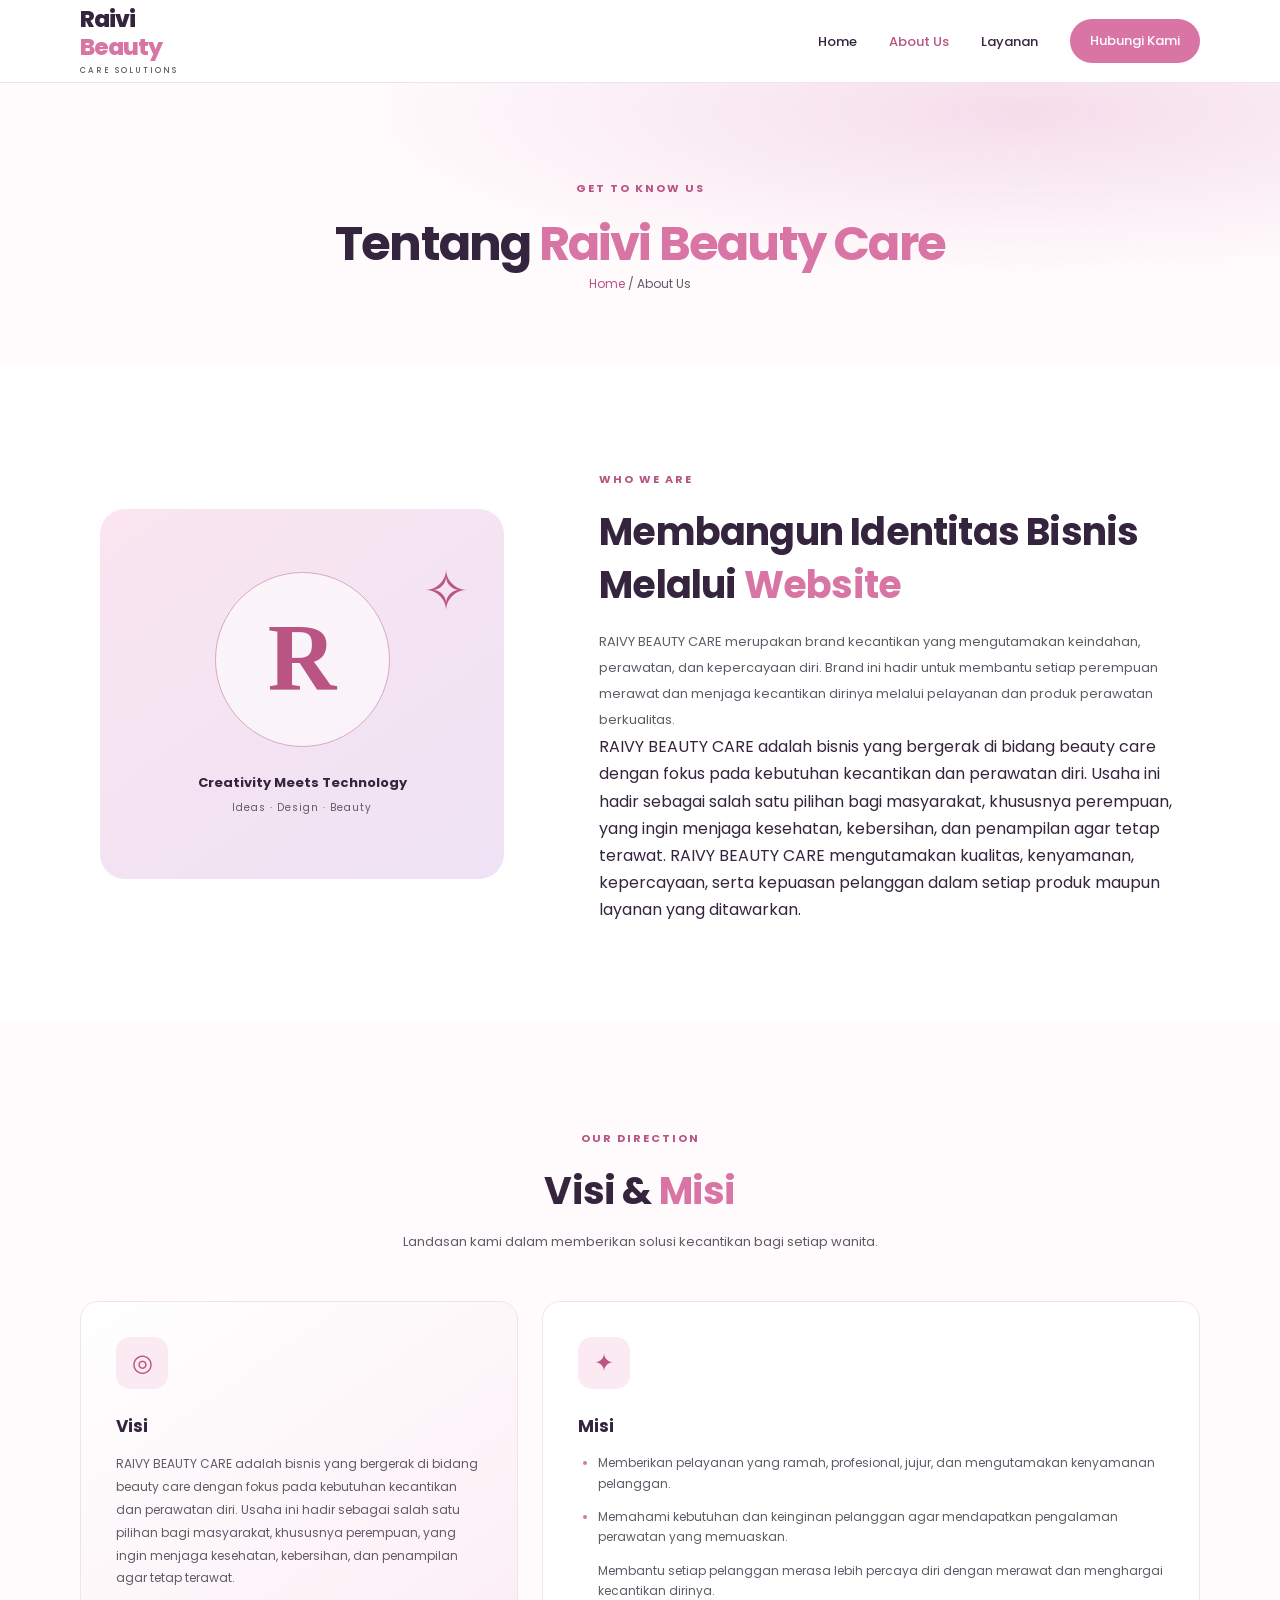
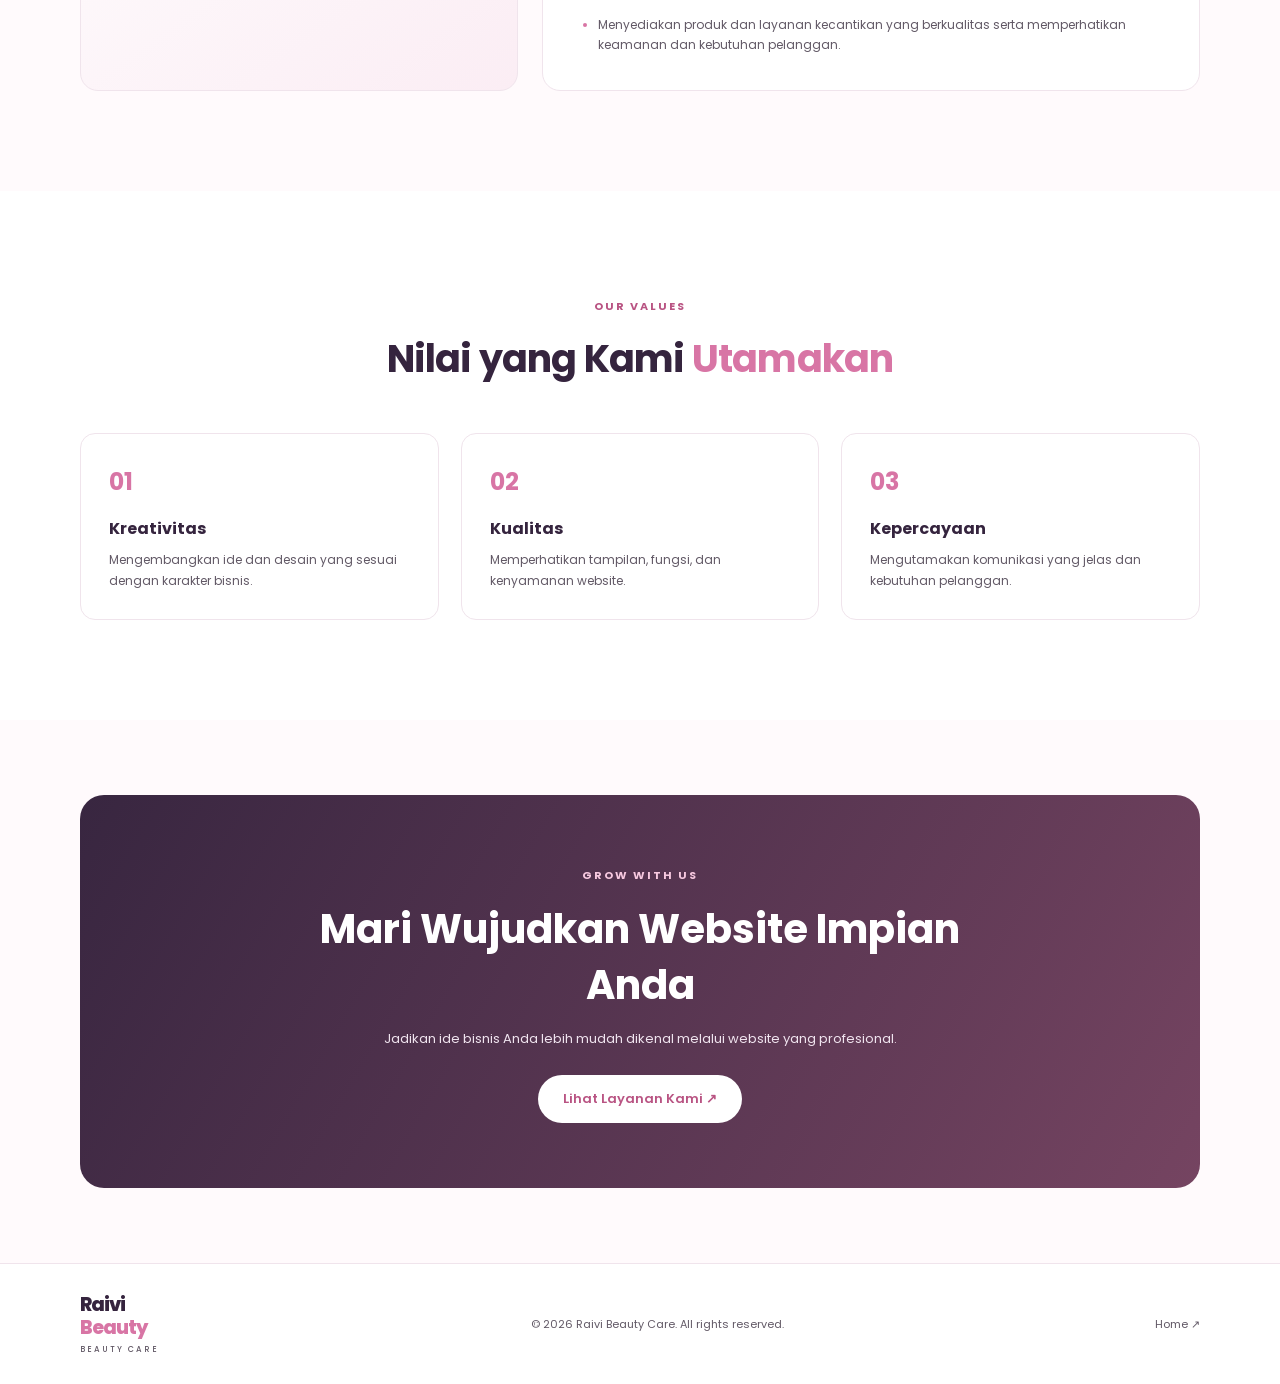
<file: about.html>
<!DOCTYPE html>
<html lang="id">
<head>
    <meta charset="UTF-8">
    <meta name="viewport" content="width=device-width, initial-scale=1.0">
    <meta name="description" content="Kenali Raivi Beauty Care, penyedia solusi website untuk promosi produk dan layanan bisnis.">
    <title>About Us | Raivi Beauty Care</title>
    <link rel="stylesheet" href="style.css">
    <link rel="preconnect" href="https://fonts.googleapis.com">
    <link href="https://fonts.googleapis.com/css2?family=Poppins:wght@300;400;500;600;700;800&display=swap" rel="stylesheet">
    <script src="script.js" defer></script>
</head>
<body>

    <header class="header">
        <nav class="navbar container">
            <a href="index.html" class="logo">
                Raivi<span>Beauty</span>
                <small>CARE SOLUTIONS</small>
            </a>

            <button class="menu-toggle" id="menu-toggle"
                aria-label="Buka menu navigasi"
                aria-expanded="false"
                aria-controls="nav-menu">
                ☰
            </button>

            <ul class="nav-menu" id="nav-menu">
                <li><a href="index.html">Home</a></li>
                <li><a href="about.html" class="active">About Us</a></li>
                <li><a href="index.html#services">Layanan</a></li>
                <li><a href="index.html#contact" class="nav-cta">Hubungi Kami</a></li>
            </ul>
        </nav>
    </header>

    <main>
        <section class="about-hero">
            <div class="container">
                <span class="eyebrow">GET TO KNOW US</span>
                <h1>Tentang <span>Raivi Beauty Care</span></h1>
                
                <div class="breadcrumb"><a href="index.html">Home</a> / About Us</div>
            </div>
        </section>

        <section class="about-profile section">
            <div class="container about-grid">
                <div class="about-visual">
                    <div class="about-art">
                        <span class="art-star">✧</span>
                        <div class="art-circle">
                            <span>R</span>
                        </div>
                        <div class="art-caption">
                            <strong>Creativity Meets Technology</strong>
                            <small>Ideas · Design · Beauty</small>
                        </div>
                    </div>
                </div>

                <div class="about-text">
                    <span class="eyebrow">WHO WE ARE</span>
                    <h2>Membangun Identitas Bisnis Melalui <span>Website</span></h2>
                    <p>RAIVY BEAUTY CARE merupakan brand kecantikan yang 
                        mengutamakan keindahan, perawatan, dan kepercayaan diri.
                         Brand ini hadir untuk membantu setiap perempuan merawat dan
                          menjaga kecantikan dirinya melalui pelayanan dan
                           produk perawatan berkualitas.


                          </p> RAIVY BEAUTY CARE adalah bisnis yang bergerak di bidang beauty care 
                           dengan fokus pada kebutuhan kecantikan dan perawatan diri.
                            Usaha ini hadir sebagai salah satu pilihan bagi masyarakat,
                             khususnya perempuan, yang ingin menjaga kesehatan, kebersihan,
                              dan penampilan agar tetap terawat.
                               RAIVY BEAUTY CARE mengutamakan kualitas, kenyamanan, kepercayaan,
                                serta kepuasan pelanggan dalam setiap produk maupun layanan yang ditawarkan.
                       
                </div>
            </div>
        </section>

        <section class="vision-mission section">
            <div class="container">
                <div class="section-heading">
                    <span class="eyebrow">OUR DIRECTION</span>
                    <h2>Visi & <span>Misi</span></h2>
                    <p>Landasan kami dalam memberikan solusi kecantikan bagi setiap wanita.</p>
                </div>

                <div class="vm-grid">
                    <article class="vm-card vision-card">
                        <div class="service-icon">◎</div>
                        <h3>Visi</h3>
                        <p>RAIVY BEAUTY CARE adalah bisnis yang bergerak di bidang beauty care dengan fokus pada 
                            kebutuhan kecantikan dan perawatan diri. Usaha ini hadir sebagai salah satu pilihan bagi masyarakat,
                             khususnya perempuan, yang ingin menjaga kesehatan, kebersihan, dan penampilan agar tetap terawat.
                            
                           
                        </p>
                    </article>

                    <article class="vm-card">
                        <div class="service-icon">✦</div>
                        <h3>Misi</h3>
                        <ul class="mission-list">
                            <li>Memberikan pelayanan yang ramah, profesional, jujur, dan mengutamakan kenyamanan pelanggan.</li>
                            <li>Memahami kebutuhan dan keinginan pelanggan agar mendapatkan pengalaman perawatan yang memuaskan.</li>
                            </li>Membantu setiap pelanggan merasa lebih percaya diri dengan merawat dan menghargai kecantikan dirinya.</li>
                            <li>Menyediakan produk dan layanan kecantikan yang berkualitas serta memperhatikan keamanan dan kebutuhan pelanggan.</li>
                        
                        </ul>
                    </article>
                </div>
            </div>
        </section>

        <section class="values-section section">
            <div class="container">
                <div class="section-heading">
                    <span class="eyebrow">OUR VALUES</span>
                    <h2>Nilai yang Kami <span>Utamakan</span></h2>
                </div>

                <div class="value-grid">
                    <article class="value-card">
                        <span>01</span>
                        <h3>Kreativitas</h3>
                        <p>Mengembangkan ide dan desain yang sesuai dengan karakter bisnis.</p>
                    </article>
                    <article class="value-card">
                        <span>02</span>
                        <h3>Kualitas</h3>
                        <p>Memperhatikan tampilan, fungsi, dan kenyamanan website.</p>
                    </article>
                    <article class="value-card">
                        <span>03</span>
                        <h3>Kepercayaan</h3>
                        <p>Mengutamakan komunikasi yang jelas dan kebutuhan pelanggan.</p>
                    </article>
                </div>
            </div>
        </section>

        <section class="contact-section">
            <div class="container contact-box">
                <span class="eyebrow">GROW WITH US</span>
                <h2>Mari Wujudkan Website Impian Anda</h2>
                <p>Jadikan ide bisnis Anda lebih mudah dikenal melalui website yang profesional.</p>
                <a href="index.html#services" class="btn btn-light">Lihat Layanan Kami ↗</a>
            </div>
        </section>
    </main>

    <footer class="footer">
        <div class="container footer-content">
            <a href="index.html" class="logo footer-logo">
                Raivi<span>Beauty</span>
                <small>BEAUTY CARE </small>
            </a>
            <p>© <span id="year"></span> Raivi Beauty Care. All rights reserved.</p>
            <a href="index.html">Home ↗</a>
        </div>
    </footer>

</body>
</html>
</file>
<file: style.css>
/* =========================
   RAIVI BEAUTY CARE
   Main stylesheet
========================= */

:root {
    --pink: #d875a5;
    --pink-dark: #b95483;
    --pink-light: #fbeaf2;
    --purple: #35243e;
    --text: #625966;
    --white: #ffffff;
    --background: #fffafc;
    --border: #f0e4ec;
    --shadow: 0 16px 45px rgba(87, 43, 72, 0.09);
}

* {
    margin: 0;
    padding: 0;
    box-sizing: border-box;
}

html {
    scroll-behavior: smooth;
    scroll-padding-top: 95px;
}

body {
    font-family: "Poppins", sans-serif;
    color: var(--purple);
    background: var(--white);
    line-height: 1.7;
    overflow-x: hidden;
    .body {
    width: 420px !important;
    min-width: 420px;
    max-width: none !important;
    flex-shrink: 0;

    box-sizing: border-box;
    padding: 40px 32px;

    background: linear-gradient(
        180deg,
        #fff7fb,
        #f8e4ef
    );

    border-radius: 20px;
    .hero-container {
    display: flex;
    align-items: flex-start;
    gap: 30px;

    width: 100%;
    max-width: none;
    overflow: visible;
}

.browser-card {
    flex: 0 0 420px;
    width: 420px;
    min-width: 420px;
}
}
}

a {
    color: inherit;
    text-decoration: none;
}

button,
a {
    -webkit-tap-highlight-color: transparent;
}

button {
    font: inherit;
}

.container {
    width: min(1120px, 90%);
    margin: 0 auto;
}

.section {
    padding: 100px 0;
}

/* NAVIGATION */

.header {
    position: sticky;
    top: 0;
    z-index: 100;
    background: rgba(255, 255, 255, 0.96);
    border-bottom: 1px solid var(--border);
    backdrop-filter: blur(12px);
}

.navbar {
    min-height: 82px;
    display: flex;
    align-items: center;
    justify-content: space-between;
    gap: 24px;
}

.logo {
    display: inline-flex;
    flex-direction: column;
    font-size: 23px;
    font-weight: 800;
    line-height: 1.2;
    letter-spacing: -1px;
    white-space: nowrap;
}

.logo span {
    color: var(--pink);
}

.logo small {
    margin-top: 5px;
    font-size: 8px;
    letter-spacing: 2px;
    font-weight: 500;
    color: var(--text);
}

.nav-menu {
    display: flex;
    align-items: center;
    gap: 32px;
    list-style: none;
}

.nav-menu a {
    font-size: 13px;
    font-weight: 500;
    transition: color 0.25s;
}

.nav-menu a:hover,
.nav-menu a.active {
    color: var(--pink-dark);
}

.nav-menu .nav-cta {
    display: inline-block;
    padding: 11px 20px;
    border-radius: 30px;
    background: var(--pink);
    color: white;
}

.nav-menu .nav-cta:hover {
    background: var(--pink-dark);
    color: white;
}

.menu-toggle {
    display: none;
    border: 0;
    background: transparent;
    color: var(--purple);
    cursor: pointer;
    font-size: 27px;
    line-height: 1;
}

/* BUTTONS */

.btn {
    display: inline-flex;
    justify-content: center;
    align-items: center;
    padding: 13px 25px;
    border-radius: 30px;
    font-size: 13px;
    font-weight: 600;
    transition: transform 0.25s, background 0.25s;
}

.btn:hover {
    transform: translateY(-3px);
}

.btn-primary {
    background: var(--pink);
    color: white;
    box-shadow: 0 8px 22px rgba(216, 117, 165, 0.22);
}

.btn-primary:hover {
    background: var(--pink-dark);
}

.btn-outline {
    border: 1px solid #e8cedd;
    color: var(--purple);
    background: white;
}

.btn-outline:hover {
    border-color: var(--pink);
}

.btn-light {
    background: white;
    color: var(--pink-dark);
}

.eyebrow {
    display: inline-block;
    margin-bottom: 16px;
    color: var(--pink-dark);
    font-size: 11px;
    font-weight: 700;
    letter-spacing: 2px;
}

/* HOME HERO */

.hero {
    position: relative;
    overflow: hidden;
    padding: 95px 0 110px;
    background:
        radial-gradient(ellipse at 85% 20%, #fbe6f0 0%, transparent 40%),
        linear-gradient(115deg, #fff 40%, #fff8fb 100%);
}

.hero-content {
    display: grid;
    grid-template-columns: 1.05fr 0.95fr;
    align-items: center;
    gap: 65px;
}

.hero-text h1,
.about-hero h1 {
    font-size: clamp(34px, 4.3vw, 54px);
    line-height: 1.25;
    letter-spacing: -1.8px;
    font-weight: 700;
}

.hero-text h1 span,
.section-heading h2 span,
.why-content h2 span,
.about-hero h1 span,
.about-text h2 span {
    color: var(--pink);
}

.hero-text > p {
    max-width: 500px;
    margin: 23px 0 28px;
    color: var(--text);
    font-size: 14px;
    line-height: 1.9;
}

.hero-buttons {
    display: flex;
    flex-wrap: wrap;
    gap: 12px;
}

.hero-note {
    margin-top: 30px;
    color: var(--text);
    font-size: 12px;
}

.hero-note span {
    color: var(--pink);
    margin-right: 7px;
}

.hero-visual {
    position: relative;
    min-width: 0;
    padding: 32px 15px;
}

.hero-card {
    position: relative;
    z-index: 2;
    overflow: hidden;
    max-width: 430px;
    margin: 0 auto;
    background: white;
    border: 1px solid #f1dfe9;
    border-radius: 18px;
    box-shadow: 0 30px 75px rgba(91, 47, 79, 0.13);
    transform: rotate(2deg);
}

.browser-bar {
    display: flex;
    gap: 6px;
    padding: 15px 18px;
    border-bottom: 1px solid var(--border);
}

.browser-bar span {
    width: 8px;
    height: 8px;
    border-radius: 50%;
    background: #edc4d8;
}

.browser-bar span:nth-child(2) {
    background: #f2d9ad;
}

.browser-bar span:nth-child(3) {
    background: #c5e4d4;
}

.mockup-content {
    min-height: 320px;
    padding: 35px 30px 25px;
    background: linear-gradient(145deg, #fff8fc, #f7e3ee);
}

.mockup-label {
    color: var(--pink-dark);
    font-size: 9px;
    font-weight: 700;
    letter-spacing: 2px;
}

.mockup-content h2 {
    margin-top: 20px;
    font-size: clamp(25px, 3vw, 38px);
    line-height: 1.3;
    letter-spacing: -1px;
}

.mockup-content > p {
    margin-top: 12px;
    color: var(--text);
    font-size: 12px;
}

.mockup-button {
    display: inline-block;
    margin-top: 20px;
    padding: 9px 15px;
    border-radius: 5px;
    background: var(--purple);
    color: white;
    font-size: 10px;
}

.mockup-stats {
    display: flex;
    gap: 30px;
    margin-top: 35px;
    padding-top: 20px;
    border-top: 1px solid #e7ccdc;
}

.mockup-stats div {
    display: flex;
    flex-direction: column;
}

.mockup-stats strong {
    font-size: 11px;
}

.mockup-stats small {
    color: var(--text);
    font-size: 9px;
}

.decor {
    position: absolute;
    border-radius: 50%;
}

.decor-one {
    top: 0;
    right: 0;
    width: 120px;
    height: 120px;
    background: #f4cddd;
    opacity: 0.7;
}

.decor-two {
    bottom: 0;
    left: 0;
    width: 95px;
    height: 95px;
    background: #e4d4ee;
    opacity: 0.8;
}

.floating-card {
    position: absolute;
    z-index: 3;
    right: -5px;
    bottom: 25px;
    display: flex;
    align-items: center;
    gap: 12px;
    padding: 15px;
    border: 1px solid var(--border);
    border-radius: 12px;
    background: white;
    box-shadow: var(--shadow);
}

.floating-icon {
    display: grid;
    place-items: center;
    width: 38px;
    height: 38px;
    border-radius: 10px;
    background: var(--pink-light);
    color: var(--pink-dark);
}

.floating-card div {
    display: flex;
    flex-direction: column;
}

.floating-card strong {
    font-size: 10px;
}

.floating-card small {
    color: var(--text);
    font-size: 9px;
}

/* SECTION HEADINGS */

.section-heading {
    max-width: 650px;
    margin: 0 auto 48px;
    text-align: center;
}

.section-heading h2,
.why-content h2,
.about-text h2 {
    font-size: clamp(28px, 3vw, 38px);
    line-height: 1.4;
    letter-spacing: -0.8px;
}

.section-heading p,
.why-content > div:first-child > p {
    margin-top: 14px;
    color: var(--text);
    font-size: 13px;
}

/* SERVICES */

.services {
    background: var(--background);
}

.service-grid {
    display: grid;
    grid-template-columns: repeat(3, minmax(0, 1fr));
    gap: 24px;
}

.service-card {
    padding: 32px 26px;
    border: 1px solid var(--border);
    border-radius: 16px;
    background: white;
    transition: transform 0.25s, box-shadow 0.25s;
}

.service-card:hover,
.value-card:hover {
    transform: translateY(-5px);
    box-shadow: var(--shadow);
}

.service-card.featured {
    border-color: #e5b4cc;
    background: linear-gradient(145deg, #fff, #fff5fa);
}

.service-icon {
    display: grid;
    place-items: center;
    width: 52px;
    height: 52px;
    margin-bottom: 23px;
    border-radius: 14px;
    background: var(--pink-light);
    color: var(--pink-dark);
    font-size: 24px;
}

.service-card h3,
.vm-card h3 {
    margin-bottom: 12px;
    font-size: 17px;
}

.service-card p,
.vm-card p {
    color: var(--text);
    font-size: 12px;
    line-height: 1.9;
}

.text-link {
    display: inline-block;
    margin-top: 22px;
    color: var(--pink-dark);
    font-size: 12px;
    font-weight: 600;
}

/* WHY US */

.why-content {
    display: grid;
    grid-template-columns: 0.95fr 1.05fr;
    gap: 80px;
    align-items: center;
}

.why-content > div:first-child > p {
    margin-bottom: 25px;
    line-height: 2;
}

.benefit-list {
    display: flex;
    flex-direction: column;
    gap: 26px;
}

.benefit-item {
    display: flex;
    gap: 20px;
    padding-bottom: 24px;
    border-bottom: 1px solid var(--border);
}

.benefit-item:last-child {
    border-bottom: none;
}

.benefit-item > span,
.value-card > span {
    color: var(--pink);
    font-size: 24px;
    font-weight: 700;
}

.benefit-item h3 {
    margin-bottom: 5px;
    font-size: 15px;
}

.benefit-item p {
    color: var(--text);
    font-size: 12px;
}

/* CONTACT CTA */

.contact-section {
    padding: 75px 0;
    background: var(--background);
}

.contact-box {
    padding: 65px 25px;
    border-radius: 24px;
    background: linear-gradient(120deg, #382640, #754461);
    text-align: center;
    color: white;
}

.contact-box .eyebrow {
    color: #f6c8df;
}

.contact-box h2 {
    max-width: 650px;
    margin: 0 auto;
    font-size: clamp(27px, 3.5vw, 40px);
    line-height: 1.4;
}

.contact-box p {
    max-width: 550px;
    margin: 15px auto 25px;
    color: #f0e4ef;
    font-size: 13px;
}

/* ABOUT HERO */

.about-hero {
    padding: 90px 0 70px;
    background:
        radial-gradient(ellipse at 80% 10%, #f5ddea, transparent 45%),
        var(--background);
    text-align: center;
}

.about-hero h1 {
    font-size: clamp(34px, 4vw, 48px);
}

.about-hero > .container > p {
    max-width: 650px;
    margin: 18px auto 22px;
    color: var(--text);
    font-size: 14px;
}

.breadcrumb {
    color: var(--text);
    font-size: 12px;
}

.breadcrumb a {
    color: var(--pink-dark);
}

/* ABOUT PROFILE */

.about-grid {
    display: grid;
    grid-template-columns: 0.85fr 1.15fr;
    align-items: center;
    gap: 75px;
}

.about-visual {
    padding: 20px;
}

.about-art {
    position: relative;
    display: flex;
    min-height: 370px;
    flex-direction: column;
    justify-content: center;
    align-items: center;
    overflow: hidden;
    border-radius: 25px;
    background: linear-gradient(145deg, #fae5f0, #eee2f4);
}

.art-circle {
    display: grid;
    place-items: center;
    width: 175px;
    height: 175px;
    border: 1px solid #d9a7c4;
    border-radius: 50%;
    background: rgba(255, 255, 255, 0.6);
}

.art-circle span {
    color: var(--pink-dark);
    font-size: 95px;
    font-weight: 700;
    font-family: Georgia, serif;
}

.art-star {
    position: absolute;
    top: 35px;
    right: 35px;
    color: var(--pink-dark);
    font-size: 55px;
}

.art-caption {
    display: flex;
    flex-direction: column;
    margin-top: 25px;
    text-align: center;
}

.art-caption strong {
    font-size: 13px;
}

.art-caption small {
    margin-top: 5px;
    color: var(--text);
    font-size: 10px;
    letter-spacing: 1px;
}

.about-text > p {
    margin-top: 18px;
    color: var(--text);
    font-size: 13px;
    line-height: 2;
}

/* VISION & MISSION */

.vision-mission {
    background: var(--background);
}

.vm-grid {
    display: grid;
    grid-template-columns: 0.8fr 1.2fr;
    gap: 24px;
}

.vm-card {
    padding: 35px;
    border: 1px solid var(--border);
    border-radius: 18px;
    background: white;
}

.vision-card {
    background: linear-gradient(145deg, #fff, #fbedf4);
}

.mission-list {
    display: flex;
    flex-direction: column;
    gap: 13px;
    padding-left: 20px;
    color: var(--text);
    font-size: 12px;
}

.mission-list li::marker {
    color: var(--pink);
}

/* VALUES */

.value-grid {
    display: grid;
    grid-template-columns: repeat(3, minmax(0, 1fr));
    gap: 22px;
}

.value-card {
    padding: 28px;
    border: 1px solid var(--border);
    border-radius: 15px;
    background: white;
    transition: transform 0.25s, box-shadow 0.25s;
}

.value-card h3 {
    margin: 12px 0 8px;
    font-size: 16px;
}

.value-card p {
    color: var(--text);
    font-size: 12px;
}

/* FOOTER */

.footer {
    padding: 30px 0;
    border-top: 1px solid var(--border);
    background: white;
}

.footer-content {
    display: flex;
    align-items: center;
    justify-content: space-between;
    gap: 20px;
}

.footer-logo {
    font-size: 19px;
}

.footer-content p,
.footer-content > a:last-child {
    color: var(--text);
    font-size: 11px;
}

.footer-content > a:last-child:hover {
    color: var(--pink-dark);
}

/* RESPONSIVE: TABLET */

@media (max-width: 900px) {
    .nav-menu {
        gap: 20px;
    }

    .hero-content {
        gap: 25px;
    }

    .floating-card {
        right: -5px;
    }

    .why-content,
    .about-grid {
        gap: 35px;
    }

    .service-card {
        padding: 25px 20px;
    }
}

/* RESPONSIVE: MOBILE */

@media (max-width: 700px) {
    .section {
        padding: 70px 0;
    }

    .navbar {
        min-height: 72px;
    }

    .menu-toggle {
        display: block;
    }

    .nav-menu {
        position: absolute;
        top: 72px;
        left: 0;
        right: 0;
        display: none;
        flex-direction: column;
        align-items: stretch;
        gap: 0;
        padding: 12px 5% 22px;
        border-bottom: 1px solid var(--border);
        background: white;
        box-shadow: 0 15px 25px rgba(53, 36, 62, 0.07);
    }

    .nav-menu.open {
        display: flex;
    }

    .nav-menu li a {
        display: block;
        padding: 13px 5px;
    }

    .nav-menu .nav-cta {
        margin-top: 8px;
        padding: 12px 18px;
        text-align: center;
    }

    .hero {
        padding: 65px 0 70px;
    }

    .hero-content,
    .why-content,
    .about-grid,
    .vm-grid {
        grid-template-columns: 1fr;
    }

    .hero-content {
        gap: 35px;
    }

    .hero-text h1 {
        font-size: clamp(34px, 9vw, 46px);
    }

    .hero-text > p {
        font-size: 13px;
    }

    .hero-visual {
        width: 100%;
        max-width: 460px;
        margin: 0 auto;
        padding: 20px 10px;
    }

    .mockup-content {
        min-height: 280px;
        padding: 28px 23px;
    }

    .floating-card {
        right: -3px;
        bottom: 5px;
    }

    .service-grid,
    .value-grid {
        grid-template-columns: 1fr;
    }

    .service-grid {
        gap: 16px;
    }

    .service-card {
        padding: 27px;
    }

    .section-heading {
        margin-bottom: 32px;
    }

    .why-content {
        gap: 40px;
    }

    .about-hero {
        padding: 65px 0 50px;
    }

    .about-grid {
        gap: 35px;
    }

    .about-visual {
        padding: 0;
    }

    .about-art {
        min-height: 310px;
    }

    .vm-grid {
        gap: 16px;
    }

    .vm-card {
        padding: 26px;
    }

    .value-grid {
        gap: 15px;
    }

    .contact-section {
        padding: 50px 0;
    }

    .contact-box {
        padding: 45px 22px;
        border-radius: 18px;
    }

    .footer-content {
        flex-direction: column;
        align-items: flex-start;
        gap: 15px;
    }
}

/* SMALL MOBILE */

@media (max-width: 380px) {
    .container {
        width: 92%;
    }

    .logo {
        font-size: 20px;
    }

    .hero-buttons {
        flex-direction: column;
        align-items: stretch;
    }

    .hero-buttons .btn {
        width: 100%;
    }

    .mockup-stats {
        gap: 15px;
    }

    .floating-card {
        padding: 10px;
    }
}

/* REDUCED MOTION ACCESSIBILITY */

@media (prefers-reduced-motion: reduce) {
    *,
    *::before,
    *::after {
        scroll-behavior: auto !important;
        transition-duration: 0.01ms !important;
        animation-duration: 0.01ms !important;
    }.container {
  background-image: url("gambar.jpg");
  background-size: contain;
  background-position: center;
  background-repeat: no-repeat;
}.browser-card {
    width: 380px;
    max-width: 100%;
}.browser-card {
    width: 380px;
    max-width: 100%;
}
</file>
